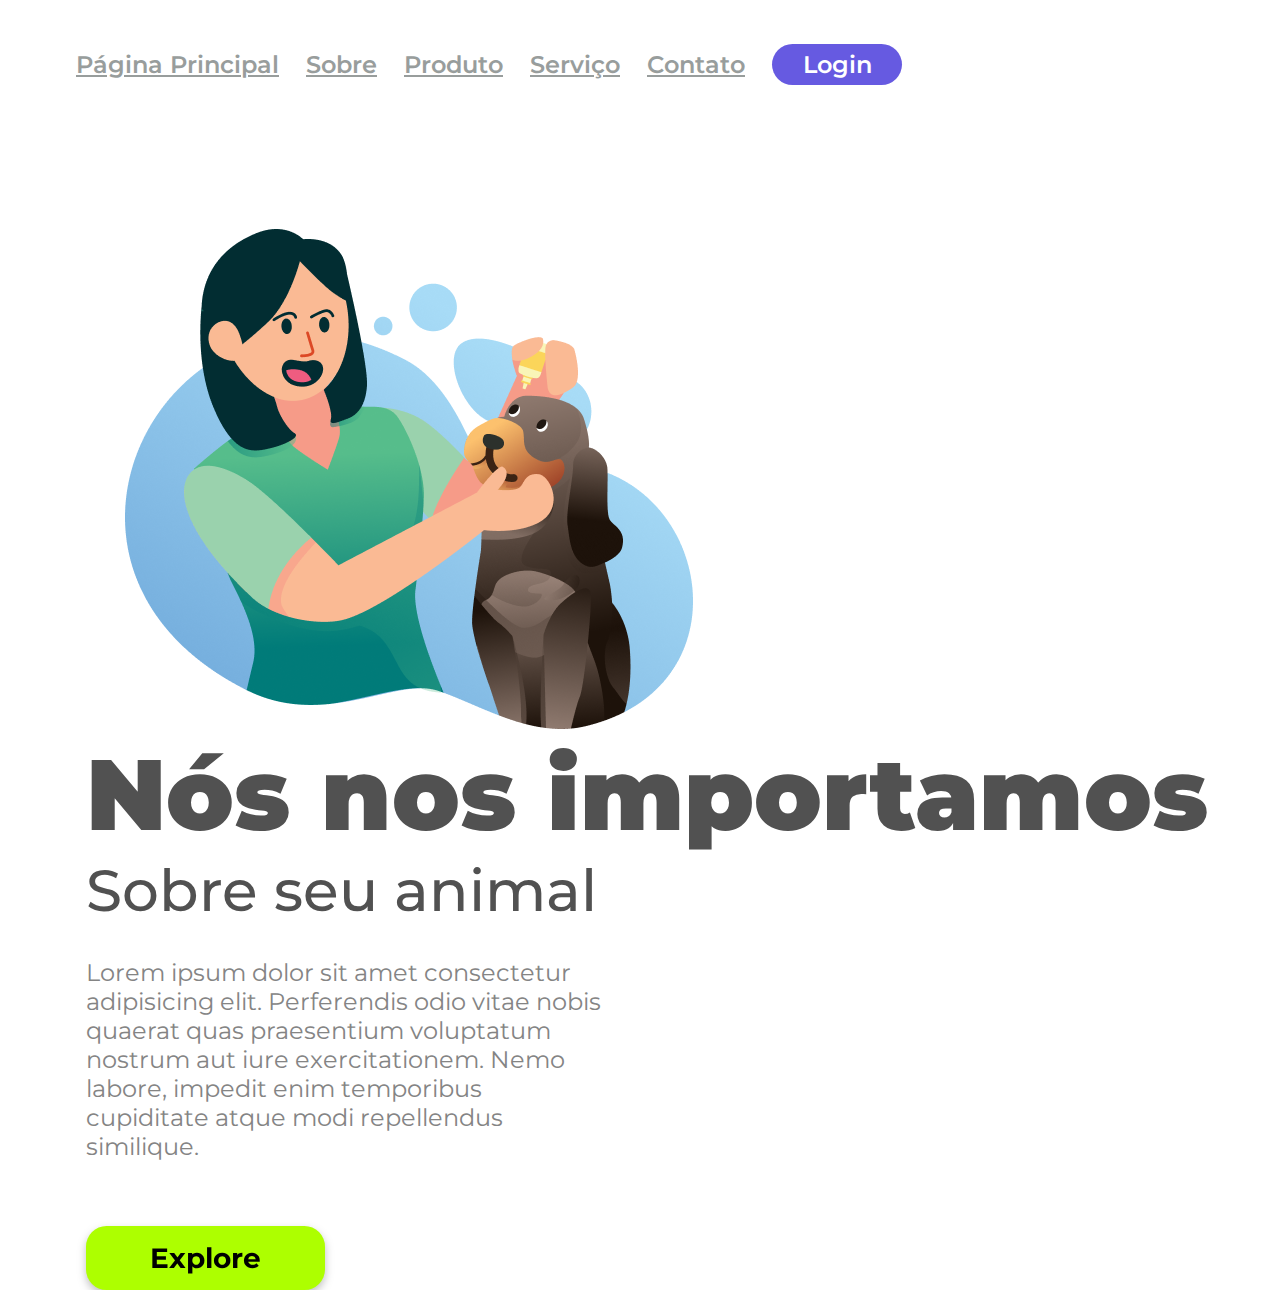
<file: index.html>
<!DOCTYPE html>
<html lang="pt-br">
<head>
    <meta charset="UTF-8">
    <meta http-equiv="X-UA-Compatible" content="IE=edge">
    <meta name="viewport" content="width=device-width, initial-scale=1.0">
    <link rel="preconnect" href="https://fonts.googleapis.com">
    <link rel="preconnect" href="https://fonts.gstatic.com" crossorigin>
    <link href="https://fonts.googleapis.com/css2?family=Montserrat:wght@100;200;300;400;500;600;700;800;900&family=Pacifico&display=swap" rel="stylesheet">
    <link rel="stylesheet" href="style.css">
    <title>We care</title>
</head>
<body>
    <header>
        <a href="" class="link-header">Página Principal</a>
        <a href="" class="link-header">Sobre</a>
        <a href="" class="link-header">Produto</a>
        <a href="" class="link-header">Serviço</a>
        <a href="" class="link-header">Contato</a>
        <button class="button-header">Login</button>
    </header>
    <main>
        <img src="Illustration 2.png" alt="imagem.we.care" class="img_pet">
        <section>
            <h1>Nós nos importamos</h1>
            <h2>Sobre seu animal</h2>
            <p>Lorem ipsum dolor sit amet consectetur adipisicing elit. Perferendis odio vitae nobis quaerat quas praesentium voluptatum nostrum aut iure exercitationem. Nemo labore, impedit enim temporibus cupiditate atque modi repellendus similique.</p>
            <button class="button-explor">Explore</button>
        </section>

    </main>
    
</body>
</html>
</file>
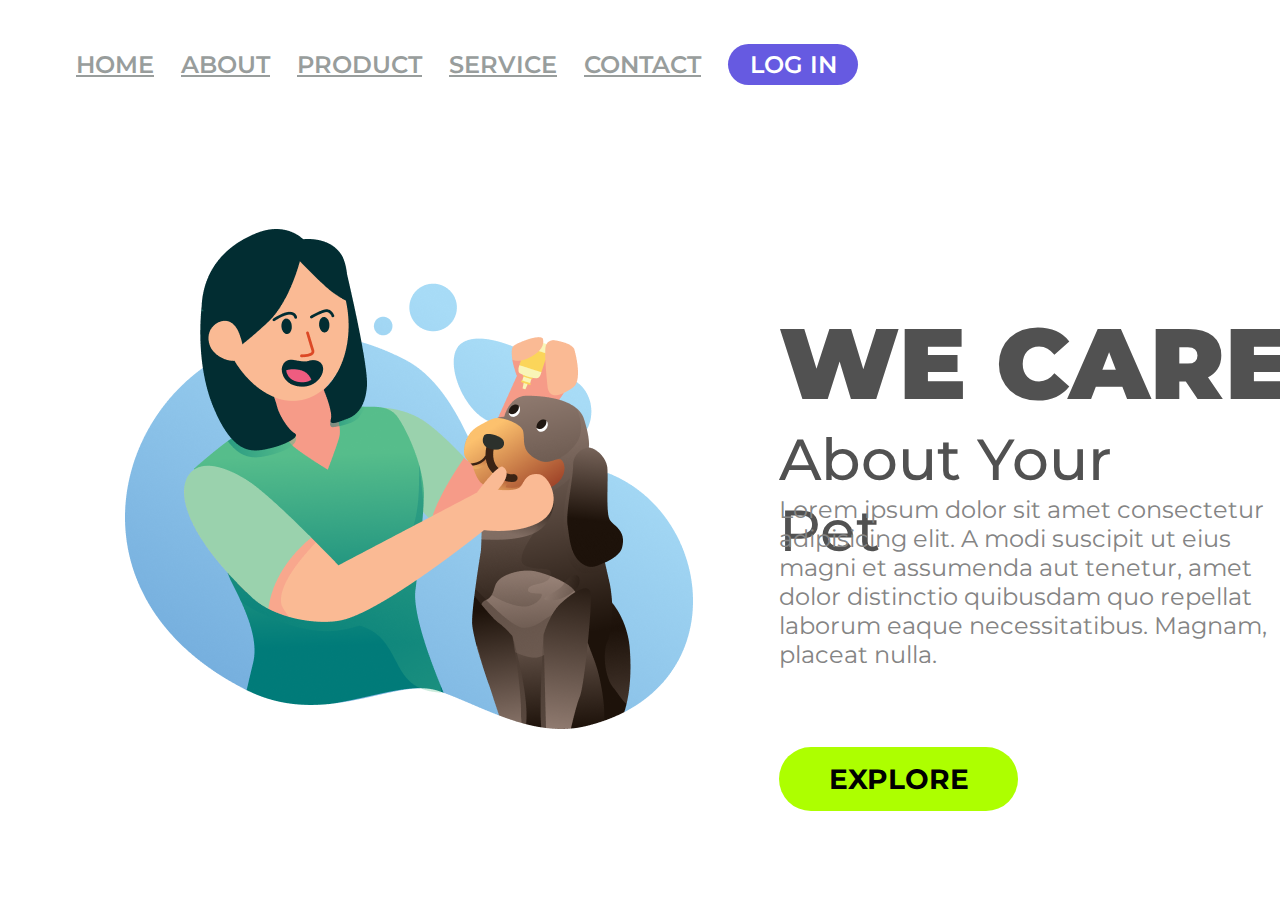
<file: responsivo.html>
<!DOCTYPE html>
<html lang="pt-br">
<head>
    <meta charset="UTF-8">
    <meta http-equiv="X-UA-Compatible" content="IE=edge">
    <meta name="viewport" content="width=device-width, initial-scale=1.0">
    <link rel="preconnect" href="https://fonts.googleapis.com">
    <link rel="preconnect" href="https://fonts.gstatic.com" crossorigin>
    <link href="https://fonts.googleapis.com/css2?family=Montserrat:wght@100;200;300;400;500;600;700;800;900&family=Oswald:wght@400;500&family=Pacifico&family=Poppins:wght@100;200;300;400;500;600;700;800;900&display=swap" rel="stylesheet">
    <link rel="stylesheet" href="styles.css">
    <title>Document</title>
</head>
<body>
    <div class="topo">
        <a href="">HOME</a>
        <a href="">ABOUT</a>
        <a href="">PRODUCT</a>
        <a href="">SERVICE</a>
        <a href="">CONTACT</a>
        <button class="log">LOG IN</button>
    </div>
    <img src="Illustration 2.png" alt="img-cao">

    <div class="lado">
        <h1>WE CARE</h1>
        <h2>About Your Pet</h2>
        <p>Lorem ipsum dolor sit amet consectetur adipisicing elit. A modi suscipit ut eius magni et assumenda aut tenetur, amet dolor distinctio quibusdam quo repellat laborum eaque necessitatibus. Magnam, placeat nulla.</p>
        <button class="verde">EXPLORE</button>
    </div>
    
</body>
</html>
</file>
<file: style.css>
* {
    font-family: 'Montserrat', sans-serif;  
    margin: 0px;
    padding: 0px;  
    box-sizing: border-box;
}

.img_pet {
    height: 500px;
    width: 568px;
    margin-left: 125px;
    display: inline-block;
}

header {
    margin: 44px 0px 144px 76px;
}

.link-header {
    font-weight: 600;
    font-size: 24px;
    line-height: 29px;
    color: #989D9C;
    cursor: pointer;
    margin-right: 23px;

}

.button-header {
    background: #665AE1;
    border-radius: 20.5px;
    width: 130px;
    height: 41px;
    border: none;
    font-weight: 600;
    font-size: 24px;
    line-height: 29px;
    color: #FFFFFF;
    cursor: pointer;
}

section {
    display: inline-block;
    margin-left: 86px;
}

h1 {
    font-weight: 900;
    font-size: 100px;
    line-height: 122px;
    color: #515151;
}

h2 {
    font-weight: 500;
    font-size: 58px;
    line-height: 71px;
    color: #515151;
}

p {
    font-weight: 400;
    font-size: 24px;
    line-height: 29px;
    color: #848484;
    width: 515px;
    margin-top: 32px;
    margin-bottom: 65px;
}

.button-explor {
    background: #ADFF00;
    border-radius: 20.5px;
    font-weight: 700;
    font-size: 28px;
    line-height: 34px;
    color: #000000;
    border: none;
    width: 239px;
    height: 64px;
    cursor: pointer; /*usamos para colocar a mãozinha quando passamos com o mouse*/
    filter: drop-shadow(0px 4px 4px rgba(0, 0, 0, 0.25));
}
</file>
<file: styles.css>
* {
    padding: 0;
    margin: 0;
    box-sizing: border-box;
    font-family: 'Montserrat', sans-serif;
}

a {
    font-weight: 600;
    font-size: 24px;
    line-height: 29px;
    color: #989D9C;
    width: 79px;
    height: 29px;
    margin-right: 23px;
}

.log {
    font-weight: 600;
    font-size: 24px;
    line-height: 29px;
    color: #FFFFFF;
    width: 87px;
    height: 29px;
    background: #665AE1;
    border-radius: 20.5px;
    width: 130px;
    height: 41px;
    border: none;
}

img {
    margin: 144px 0 183px 125px;
    display: inline-block;

}

.topo {
    margin: 44px 0 0 76px;
}

.lado {
    display: inline-block;
    margin: 217px 148px 0 86px;
    position: absolute;

}

h1 {
    font-weight: 900;
    font-size: 100px;
    line-height: 122px;
    color: #515151;
    width: 513px;
    height: 122px;
}
h2 {
    font-weight: 500;
    font-size: 58px;
    line-height: 71px;
    color: #515151;
    width: 448px;
    height: 71px;
}
p {
    font-weight: 400;
    font-size: 24px;
    line-height: 29px;
    color: #848484;
    width: 515px;
    height: 87px;

}

.verde {
    font-weight: 700;
    font-size: 28px;
    line-height: 34px;
    color: #000000;
    width: 147px;
    height: 26px;
    background: #ADFF00;
    border-radius: 40px;
    height: 64px;
    width: 239px;
    border: none;
    margin-top: 165px;
}

@media screen and (max-width:862px){
    img {
        width: 70%;
        height: 50%;
        padding: 0;
    }
    .lado {
        display: block;
        margin: 17px 148px 0 86px;

    }
    a { margin-right: 5px;
        font-size: 20px;
    }
    .log {
        width: 100px;
        height: 30px;
        font-size: 20px;

    }
}
</file>
